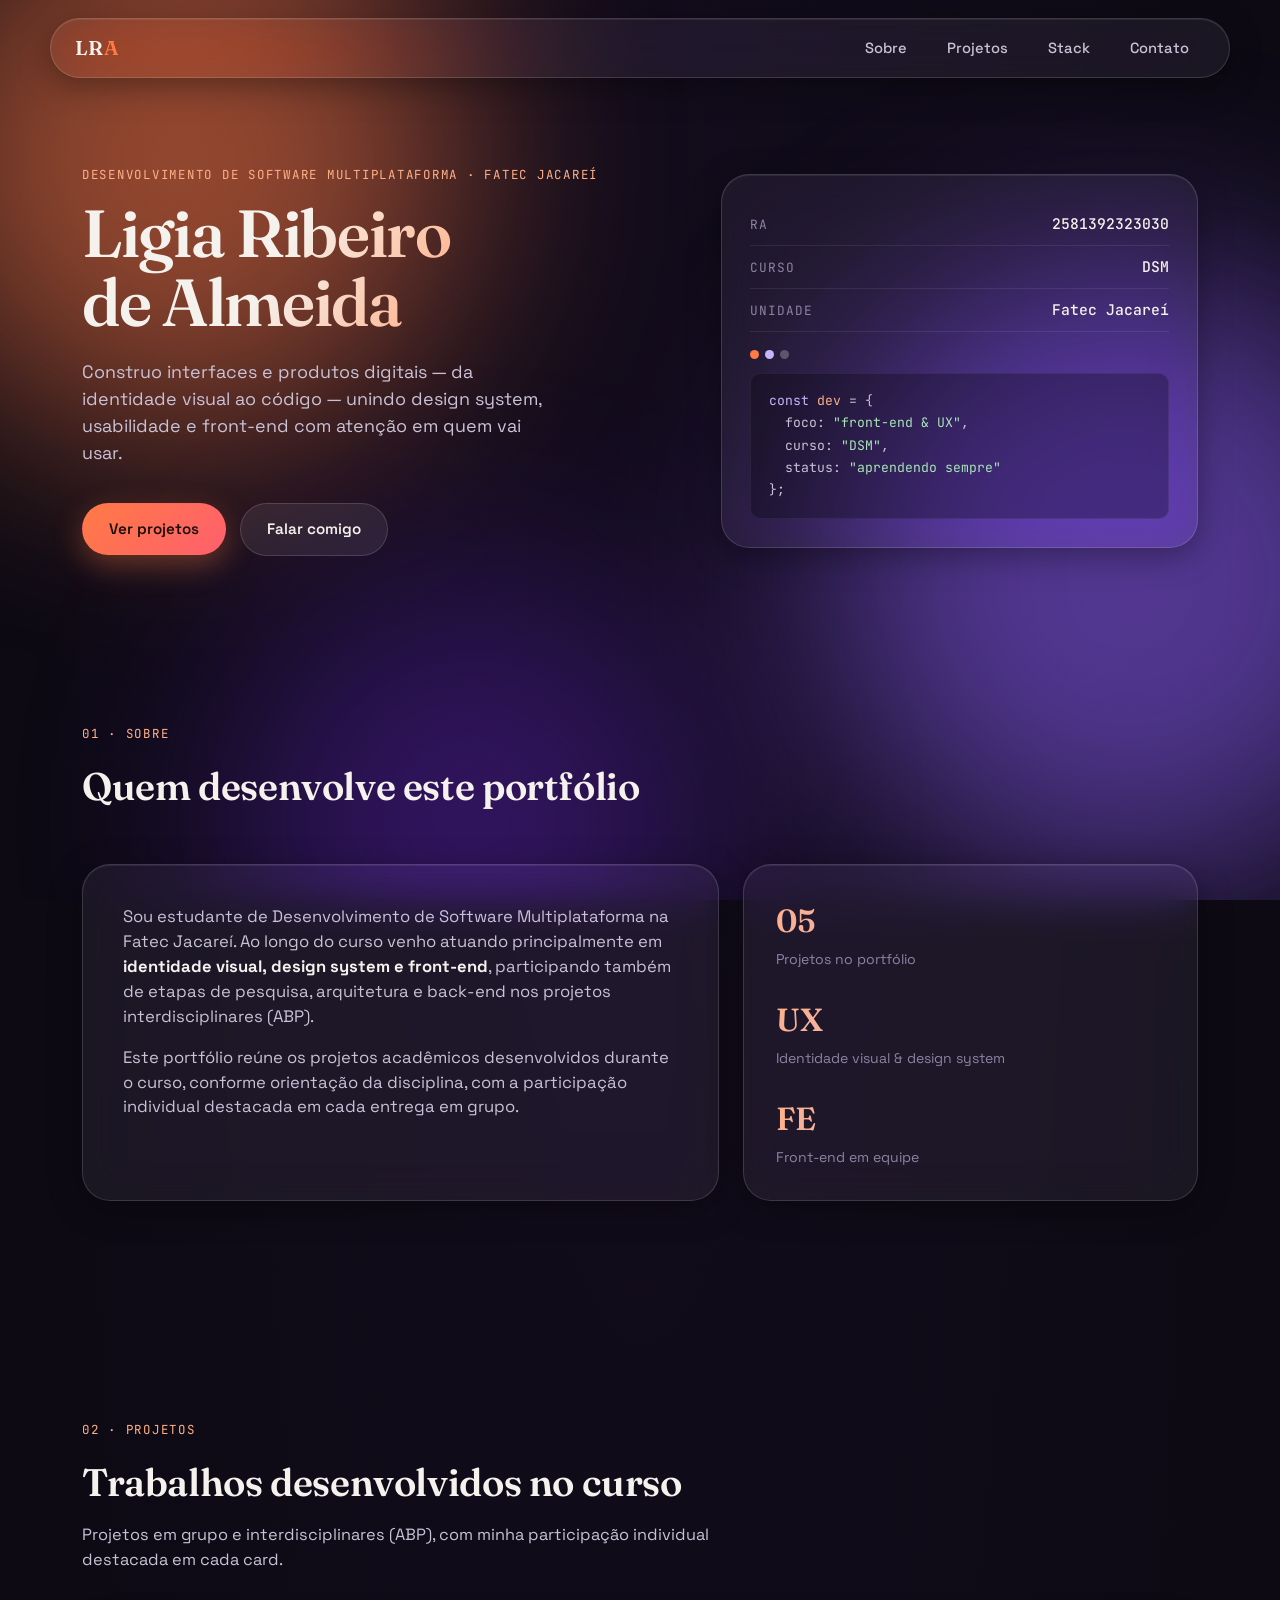
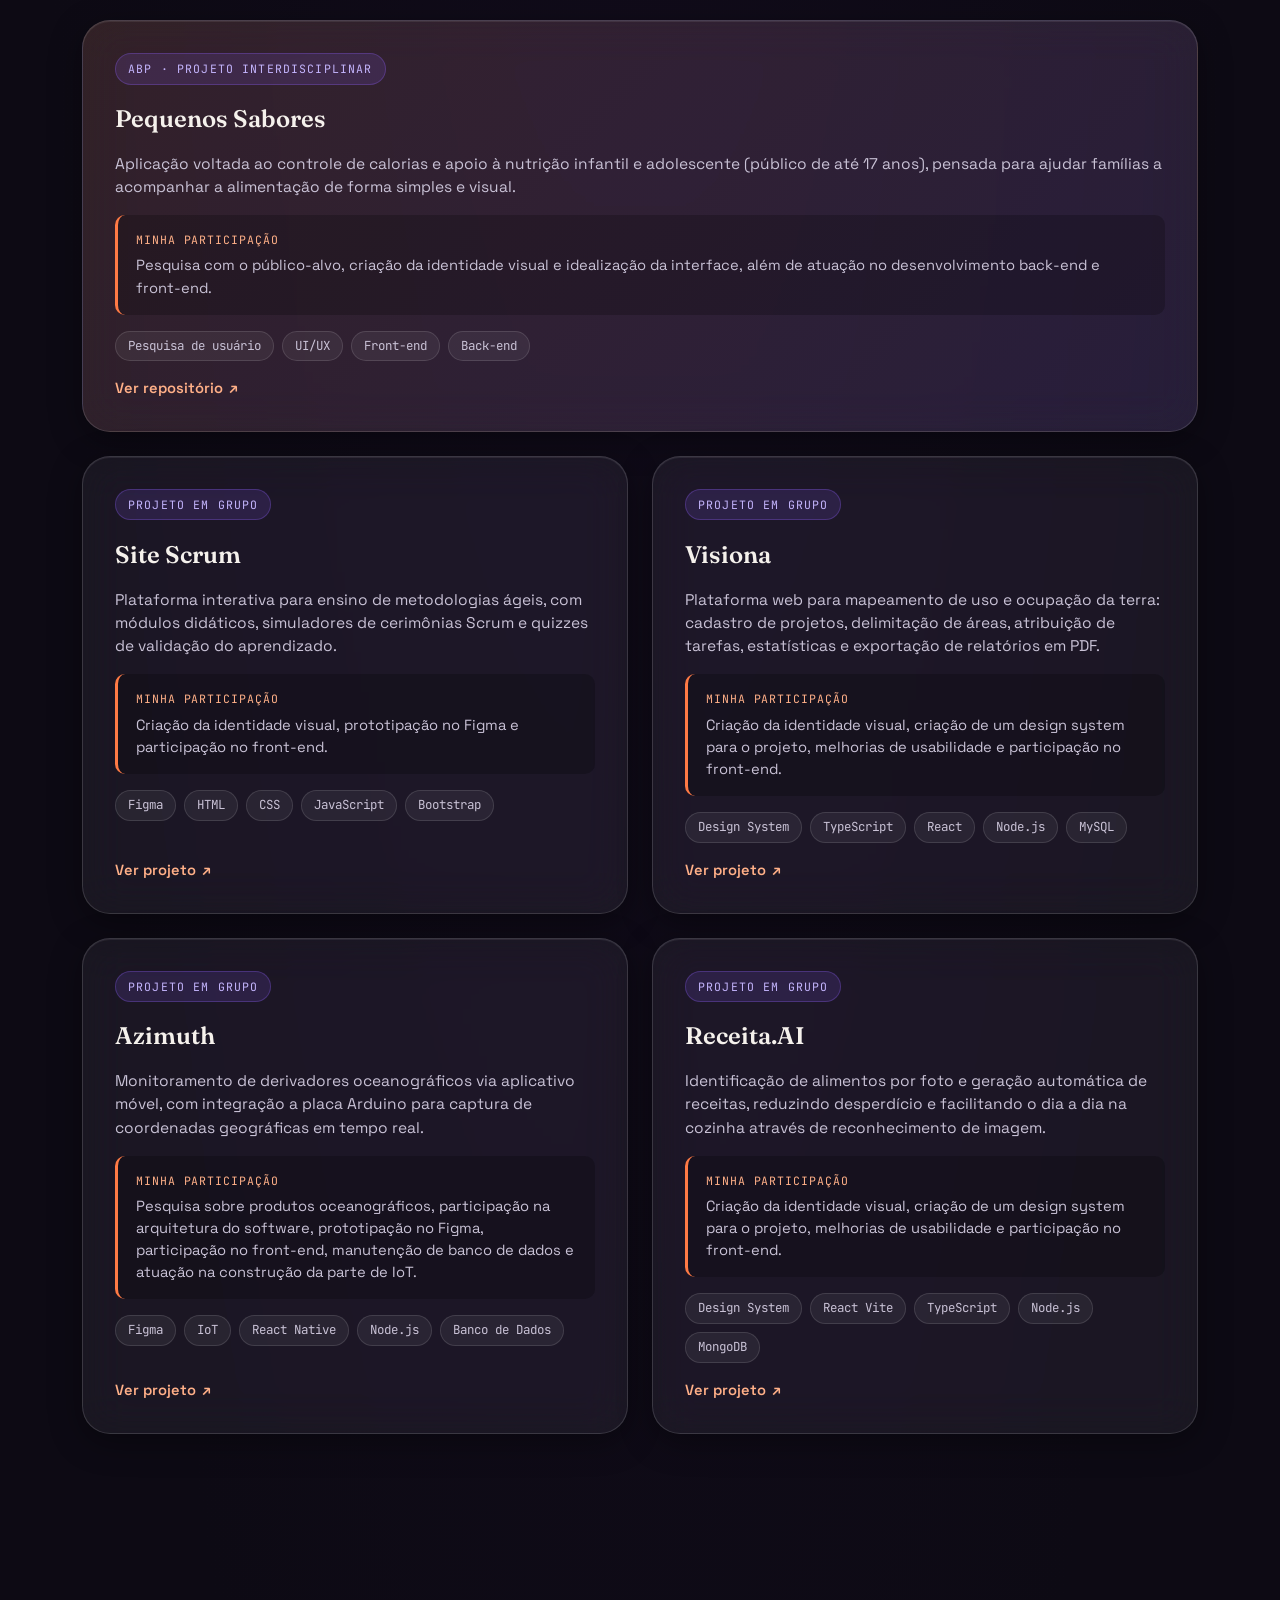
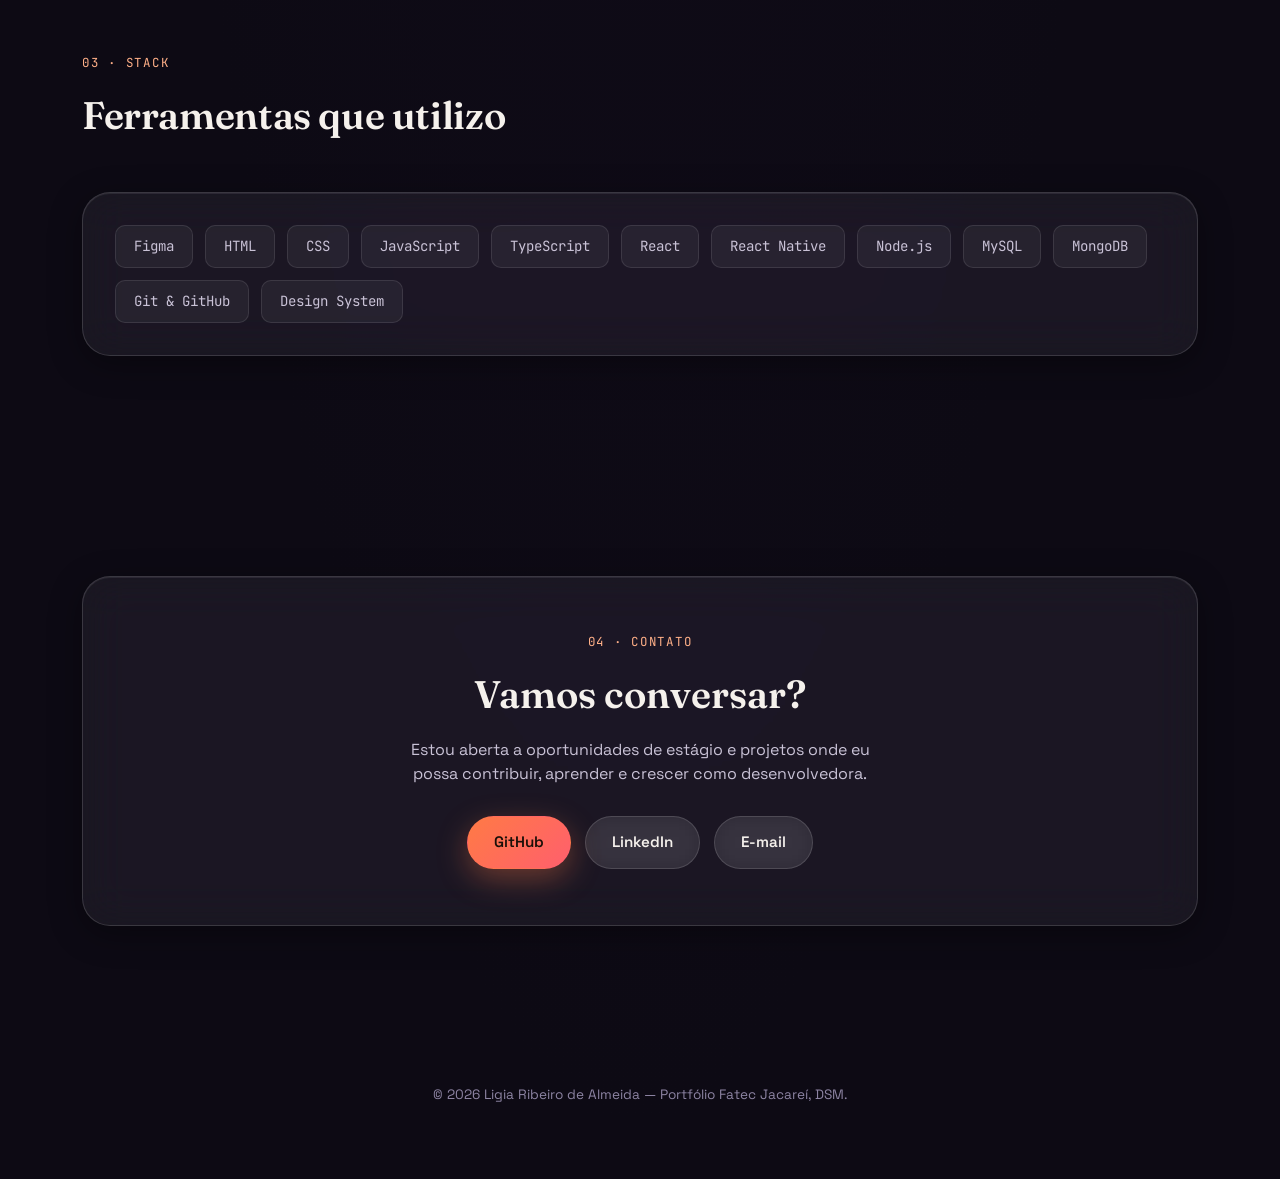
<file: index.html>
<!DOCTYPE html>
<html lang="pt-BR">
<head>
<meta charset="UTF-8">
<meta name="viewport" content="width=device-width, initial-scale=1.0">
<title>Ligia Ribeiro de Almeida · Portfólio</title>
<meta name="description" content="Portfólio de Ligia Ribeiro de Almeida — Desenvolvimento de Software Multiplataforma, Fatec Jacareí.">
<link rel="preconnect" href="https://fonts.googleapis.com">
<link rel="preconnect" href="https://fonts.gstatic.com" crossorigin>
<link href="https://fonts.googleapis.com/css2?family=Space+Grotesk:wght@400;500;600;700&family=Fraunces:ital,opsz,wght@0,9..144,400;0,9..144,500;0,9..144,600;1,9..144,500&family=JetBrains+Mono:wght@400;500&display=swap" rel="stylesheet">
<link rel="stylesheet" href="assets/css/style.css">
</head>
<body>

<div class="aurora" aria-hidden="true">
  <span class="blob blob--orange"></span>
  <span class="blob blob--purple"></span>
  <span class="blob blob--purple2"></span>
</div>

<a class="skip-link" href="#conteudo">Pular para o conteúdo</a>

<header class="nav-wrap">
  <nav class="nav glass" aria-label="Navegação principal">
    <a href="#topo" class="nav__brand">LR<span>A</span></a>
    <button class="nav__toggle" id="navToggle" aria-expanded="false" aria-controls="navMenu" aria-label="Abrir menu">
      <span></span><span></span><span></span>
    </button>
    <ul class="nav__menu" id="navMenu">
      <li><a href="#sobre">Sobre</a></li>
      <li><a href="#projetos">Projetos</a></li>
      <li><a href="#stack">Stack</a></li>
      <li><a href="#contato">Contato</a></li>
    </ul>
  </nav>
</header>

<main id="conteudo">

  <!-- HERO -->
  <section class="hero" id="topo">
    <div class="hero__content">
      <p class="eyebrow">Desenvolvimento de Software Multiplataforma · Fatec Jacareí</p>
      <h1 class="hero__title">
        Ligia Ribeiro<br>de Almeida
      </h1>
      <p class="hero__lede">
        Construo interfaces e produtos digitais — da identidade visual ao código —
        unindo design system, usabilidade e front-end com atenção em quem vai usar.
      </p>
      <div class="hero__actions">
        <a href="#projetos" class="btn btn--primary">Ver projetos</a>
        <a href="#contato" class="btn btn--ghost">Falar comigo</a>
      </div>
    </div>
    <div class="hero__panel glass" aria-hidden="true">
      <div class="panel__row"><span>RA</span><strong>2581392323030</strong></div>
      <div class="panel__row"><span>Curso</span><strong>DSM</strong></div>
      <div class="panel__row"><span>Unidade</span><strong>Fatec Jacareí</strong></div>
      <div class="panel__dots">
        <i></i><i></i><i></i>
      </div>
      <div class="panel__code">
        <span class="line"><span class="tok-kw">const</span> <span class="tok-var">dev</span> = {</span>
        <span class="line">  foco: <span class="tok-str">"front-end & UX"</span>,</span>
        <span class="line">  curso: <span class="tok-str">"DSM"</span>,</span>
        <span class="line">  status: <span class="tok-str">"aprendendo sempre"</span></span>
        <span class="line">};</span>
      </div>
    </div>
  </section>

  <!-- SOBRE -->
  <section class="sobre" id="sobre">
    <div class="section-head">
      <p class="eyebrow">01 · Sobre</p>
      <h2>Quem desenvolve este portfólio</h2>
    </div>
    <div class="sobre__grid">
      <div class="glass sobre__card">
        <p>
          Sou estudante de Desenvolvimento de Software Multiplataforma na Fatec Jacareí.
          Ao longo do curso venho atuando principalmente em <strong>identidade visual,
          design system e front-end</strong>, participando também de etapas de pesquisa,
          arquitetura e back-end nos projetos interdisciplinares (ABP).
        </p>
        <p>
          Este portfólio reúne os projetos acadêmicos desenvolvidos durante o curso,
          conforme orientação da disciplina, com a participação individual destacada
          em cada entrega em grupo.
        </p>
      </div>
      <div class="glass sobre__highlights">
        <div class="hl">
          <span class="hl__num">05</span>
          <span class="hl__label">Projetos no portfólio</span>
        </div>
        <div class="hl">
          <span class="hl__num">UX</span>
          <span class="hl__label">Identidade visual &amp; design system</span>
        </div>
        <div class="hl">
          <span class="hl__num">FE</span>
          <span class="hl__label">Front-end em equipe</span>
        </div>
      </div>
    </div>
  </section>

  <!-- PROJETOS -->
  <section class="projetos" id="projetos">
    <div class="section-head">
      <p class="eyebrow">02 · Projetos</p>
      <h2>Trabalhos desenvolvidos no curso</h2>
      <p class="section-sub">Projetos em grupo e interdisciplinares (ABP), com minha participação individual destacada em cada card.</p>
    </div>

    <div class="projetos__grid">

      <!-- Pequenos Sabores -->
      <article class="card glass card--feature">
        <div class="card__tag">ABP · Projeto Interdisciplinar</div>
        <h3>Pequenos Sabores</h3>
        <p class="card__desc">
          Aplicação voltada ao controle de calorias e apoio à nutrição infantil
          e adolescente (público de até 17 anos), pensada para ajudar famílias
          a acompanhar a alimentação de forma simples e visual.
        </p>
        <div class="card__role">
          <span class="card__role-label">Minha participação</span>
          <p>Pesquisa com o público-alvo, criação da identidade visual e idealização
          da interface, além de atuação no desenvolvimento back-end e front-end.</p>
        </div>
        <div class="chips">
          <span class="chip">Pesquisa de usuário</span>
          <span class="chip">UI/UX</span>
          <span class="chip">Front-end</span>
          <span class="chip">Back-end</span>
        </div>
        <a href="https://github.com/4TechForce/ABP-3DSM-2024" target="_blank" rel="noopener" class="card__link">
          Ver repositório <span aria-hidden="true">↗</span>
        </a>
      </article>

      <!-- Site Scrum -->
      <article class="card glass">
        <div class="card__tag">Projeto em grupo</div>
        <h3>Site Scrum</h3>
        <p class="card__desc">
          Plataforma interativa para ensino de metodologias ágeis, com módulos
          didáticos, simuladores de cerimônias Scrum e quizzes de validação
          do aprendizado.
        </p>
        <div class="card__role">
          <span class="card__role-label">Minha participação</span>
          <p>Criação da identidade visual, prototipação no Figma e participação no front-end.</p>
        </div>
        <div class="chips">
          <span class="chip">Figma</span>
          <span class="chip">HTML</span>
          <span class="chip">CSS</span>
          <span class="chip">JavaScript</span>
          <span class="chip">Bootstrap</span>
        </div>
        <a href="https://cguilhermec.github.io/portfolio/src/pages/SiteScrum.html" target="_blank" rel="noopener" class="card__link">
          Ver projeto <span aria-hidden="true">↗</span>
        </a>
      </article>

      <!-- Visiona -->
      <article class="card glass">
        <div class="card__tag">Projeto em grupo</div>
        <h3>Visiona</h3>
        <p class="card__desc">
          Plataforma web para mapeamento de uso e ocupação da terra: cadastro
          de projetos, delimitação de áreas, atribuição de tarefas, estatísticas
          e exportação de relatórios em PDF.
        </p>
        <div class="card__role">
          <span class="card__role-label">Minha participação</span>
          <p>Criação da identidade visual, criação de um design system para o projeto,
          melhorias de usabilidade e participação no front-end.</p>
        </div>
        <div class="chips">
          <span class="chip">Design System</span>
          <span class="chip">TypeScript</span>
          <span class="chip">React</span>
          <span class="chip">Node.js</span>
          <span class="chip">MySQL</span>
        </div>
        <a href="https://cguilhermec.github.io/portfolio/src/pages/Visiona.html" target="_blank" rel="noopener" class="card__link">
          Ver projeto <span aria-hidden="true">↗</span>
        </a>
      </article>

      <!-- Azimuth -->
      <article class="card glass">
        <div class="card__tag">Projeto em grupo</div>
        <h3>Azimuth</h3>
        <p class="card__desc">
          Monitoramento de derivadores oceanográficos via aplicativo móvel, com
          integração a placa Arduino para captura de coordenadas geográficas
          em tempo real.
        </p>
        <div class="card__role">
          <span class="card__role-label">Minha participação</span>
          <p>Pesquisa sobre produtos oceanográficos, participação na arquitetura do
          software, prototipação no Figma, participação no front-end, manutenção
          de banco de dados e atuação na construção da parte de IoT.</p>
        </div>
        <div class="chips">
          <span class="chip">Figma</span>
          <span class="chip">IoT</span>
          <span class="chip">React Native</span>
          <span class="chip">Node.js</span>
          <span class="chip">Banco de Dados</span>
        </div>
        <a href="https://cguilhermec.github.io/portfolio/src/pages/Azimuth.html" target="_blank" rel="noopener" class="card__link">
          Ver projeto <span aria-hidden="true">↗</span>
        </a>
      </article>

      <!-- Receita.AI -->
      <article class="card glass">
        <div class="card__tag">Projeto em grupo</div>
        <h3>Receita.AI</h3>
        <p class="card__desc">
          Identificação de alimentos por foto e geração automática de receitas,
          reduzindo desperdício e facilitando o dia a dia na cozinha através
          de reconhecimento de imagem.
        </p>
        <div class="card__role">
          <span class="card__role-label">Minha participação</span>
          <p>Criação da identidade visual, criação de um design system para o projeto,
          melhorias de usabilidade e participação no front-end.</p>
        </div>
        <div class="chips">
          <span class="chip">Design System</span>
          <span class="chip">React Vite</span>
          <span class="chip">TypeScript</span>
          <span class="chip">Node.js</span>
          <span class="chip">MongoDB</span>
        </div>
        <a href="https://cguilhermec.github.io/portfolio/src/pages/ReceitasIA.html" target="_blank" rel="noopener" class="card__link">
          Ver projeto <span aria-hidden="true">↗</span>
        </a>
      </article>

    </div>
  </section>

  <!-- STACK -->
  <section class="stack" id="stack">
    <div class="section-head">
      <p class="eyebrow">03 · Stack</p>
      <h2>Ferramentas que utilizo</h2>
    </div>
    <ul class="stack__list glass">
      <li>Figma</li>
      <li>HTML</li>
      <li>CSS</li>
      <li>JavaScript</li>
      <li>TypeScript</li>
      <li>React</li>
      <li>React Native</li>
      <li>Node.js</li>
      <li>MySQL</li>
      <li>MongoDB</li>
      <li>Git &amp; GitHub</li>
      <li>Design System</li>
    </ul>
  </section>

  <!-- CONTATO -->
  <section class="contato" id="contato">
    <div class="glass contato__card">
      <p class="eyebrow">04 · Contato</p>
      <h2>Vamos conversar?</h2>
      <p class="contato__lede">
        Estou aberta a oportunidades de estágio e projetos onde eu possa
        contribuir, aprender e crescer como desenvolvedora.
      </p>
      <div class="contato__links">
        <a href="https://github.com/fatec-jacarei-dsm-portfolio" target="_blank" rel="noopener" class="btn btn--primary">GitHub</a>
        <a href="#" class="btn btn--ghost" id="linkedinLink">LinkedIn</a>
        <a href="#" class="btn btn--ghost" id="emailLink">E-mail</a>
      </div>
    </div>
  </section>

</main>

<footer class="footer">
  <p>© <span id="ano"></span> Ligia Ribeiro de Almeida — Portfólio Fatec Jacareí, DSM.</p>
</footer>

<script src="assets/js/main.js"></script>
</body>
</html>
</file>
<file: assets/css/style.css>
/* ===========================================================
   TOKENS
   =========================================================== */
:root {
  /* Cor base — fundo profundo, quase preto-arroxeado */
  --bg-base: #0d0a14;
  --bg-base-2: #120c1c;

  /* Acentos */
  --orange: #ff7a45;
  --orange-soft: #ffb088;
  --purple: #8b5cf6;
  --purple-deep: #5b21b6;
  --purple-soft: #c4b5fd;

  /* Texto */
  --text-high: #f5f1ec;
  --text-mid: #c9c2d6;
  --text-low: #8d84a3;

  /* Vidro */
  --glass-bg: rgba(255, 255, 255, 0.055);
  --glass-bg-strong: rgba(255, 255, 255, 0.08);
  --glass-border: rgba(255, 255, 255, 0.14);
  --glass-shadow: 0 8px 32px rgba(0, 0, 0, 0.35);

  /* Tipografia */
  --font-display: "Fraunces", serif;
  --font-body: "Space Grotesk", sans-serif;
  --font-mono: "JetBrains Mono", monospace;

  --radius-lg: 28px;
  --radius-md: 18px;
  --radius-sm: 10px;
}

* { box-sizing: border-box; }

html {
  scroll-behavior: smooth;
}

@media (prefers-reduced-motion: reduce) {
  html { scroll-behavior: auto; }
  * { animation-duration: 0.01ms !important; animation-iteration-count: 1 !important; transition-duration: 0.01ms !important; }
}

body {
  margin: 0;
  background: radial-gradient(ellipse at top, var(--bg-base-2), var(--bg-base) 70%);
  color: var(--text-high);
  font-family: var(--font-body);
  line-height: 1.5;
  min-height: 100vh;
  overflow-x: hidden;
}

img { max-width: 100%; display: block; }

a { color: inherit; text-decoration: none; }

.skip-link {
  position: absolute;
  left: -9999px;
  top: 0;
  background: var(--orange);
  color: #1a1020;
  padding: 12px 20px;
  border-radius: var(--radius-sm);
  z-index: 999;
  font-weight: 600;
}
.skip-link:focus {
  left: 16px;
  top: 16px;
}

:focus-visible {
  outline: 2px solid var(--orange-soft);
  outline-offset: 3px;
  border-radius: 6px;
}

/* ===========================================================
   AURORA BACKGROUND — fonte de luz por trás do vidro
   =========================================================== */
.aurora {
  position: fixed;
  inset: 0;
  z-index: -1;
  overflow: hidden;
  pointer-events: none;
}

.blob {
  position: absolute;
  border-radius: 50%;
  filter: blur(110px);
  opacity: 0.55;
}

.blob--orange {
  width: 560px;
  height: 560px;
  background: var(--orange);
  top: -120px;
  left: -100px;
  animation: drift1 22s ease-in-out infinite alternate;
}

.blob--purple {
  width: 620px;
  height: 620px;
  background: var(--purple);
  top: 30%;
  right: -160px;
  animation: drift2 26s ease-in-out infinite alternate;
}

.blob--purple2 {
  width: 480px;
  height: 480px;
  background: var(--purple-deep);
  bottom: -160px;
  left: 18%;
  opacity: 0.45;
  animation: drift3 30s ease-in-out infinite alternate;
}

@keyframes drift1 {
  to { transform: translate(60px, 80px) scale(1.08); }
}
@keyframes drift2 {
  to { transform: translate(-50px, 60px) scale(1.05); }
}
@keyframes drift3 {
  to { transform: translate(40px, -50px) scale(1.1); }
}

/* ===========================================================
   GLASS — material base
   =========================================================== */
.glass {
  background: var(--glass-bg);
  border: 1px solid var(--glass-border);
  border-radius: var(--radius-lg);
  backdrop-filter: blur(22px) saturate(140%);
  -webkit-backdrop-filter: blur(22px) saturate(140%);
  box-shadow: var(--glass-shadow), inset 0 1px 0 rgba(255,255,255,0.08);
}

/* ===========================================================
   LAYOUT WRAPPERS
   =========================================================== */
section {
  max-width: 1180px;
  margin: 0 auto;
  padding: 110px 32px;
}

.section-head { margin-bottom: 48px; max-width: 640px; }

.eyebrow {
  font-family: var(--font-mono);
  font-size: 0.78rem;
  letter-spacing: 0.14em;
  text-transform: uppercase;
  color: var(--orange-soft);
  margin: 0 0 14px;
}

.section-head h2 {
  font-family: var(--font-display);
  font-weight: 600;
  font-size: clamp(1.8rem, 3vw, 2.6rem);
  margin: 0 0 12px;
  letter-spacing: -0.01em;
}

.section-sub {
  color: var(--text-mid);
  margin: 0;
  font-size: 1.02rem;
}

/* ===========================================================
   NAV
   =========================================================== */
.nav-wrap {
  position: sticky;
  top: 0;
  z-index: 50;
  padding: 18px 24px 0;
}

.nav {
  max-width: 1180px;
  margin: 0 auto;
  display: flex;
  align-items: center;
  justify-content: space-between;
  padding: 14px 24px;
  border-radius: 999px;
}

.nav__brand {
  font-family: var(--font-display);
  font-weight: 600;
  font-size: 1.25rem;
  letter-spacing: 0.02em;
}
.nav__brand span { color: var(--orange); }

.nav__menu {
  list-style: none;
  display: flex;
  gap: 8px;
  margin: 0;
  padding: 0;
}

.nav__menu a {
  font-size: 0.92rem;
  font-weight: 500;
  color: var(--text-mid);
  padding: 9px 16px;
  border-radius: 999px;
  transition: color 0.2s ease, background 0.2s ease;
}

.nav__menu a:hover {
  color: var(--text-high);
  background: rgba(255,255,255,0.07);
}

.nav__toggle {
  display: none;
  flex-direction: column;
  gap: 5px;
  background: none;
  border: none;
  cursor: pointer;
  padding: 6px;
}
.nav__toggle span {
  width: 22px;
  height: 2px;
  background: var(--text-high);
  border-radius: 2px;
  transition: transform 0.25s ease, opacity 0.25s ease;
}

/* ===========================================================
   HERO
   =========================================================== */
.hero {
  display: grid;
  grid-template-columns: 1.1fr 0.9fr;
  gap: 56px;
  align-items: center;
  padding-top: 88px;
  padding-bottom: 60px;
}

.eyebrow + .hero__title { margin-top: 0; }

.hero__title {
  font-family: var(--font-display);
  font-weight: 600;
  font-size: clamp(2.6rem, 5.2vw, 4.4rem);
  line-height: 1.04;
  margin: 0 0 22px;
  letter-spacing: -0.02em;
  background: linear-gradient(120deg, var(--text-high) 35%, var(--orange-soft) 65%, var(--purple-soft) 100%);
  -webkit-background-clip: text;
  background-clip: text;
  color: transparent;
}

.hero__lede {
  font-size: 1.12rem;
  color: var(--text-mid);
  max-width: 480px;
  margin: 0 0 36px;
}

.hero__actions {
  display: flex;
  gap: 14px;
  flex-wrap: wrap;
}

.btn {
  display: inline-flex;
  align-items: center;
  gap: 6px;
  font-family: var(--font-body);
  font-weight: 600;
  font-size: 0.95rem;
  padding: 14px 26px;
  border-radius: 999px;
  transition: transform 0.2s ease, box-shadow 0.2s ease, background 0.2s ease;
  cursor: pointer;
  border: 1px solid transparent;
}

.btn--primary {
  background: linear-gradient(135deg, var(--orange), #ff5f6d);
  color: #1a0f08;
  box-shadow: 0 10px 30px rgba(255, 122, 69, 0.35);
}
.btn--primary:hover {
  transform: translateY(-2px);
  box-shadow: 0 14px 36px rgba(255, 122, 69, 0.45);
}

.btn--ghost {
  background: var(--glass-bg-strong);
  border: 1px solid var(--glass-border);
  color: var(--text-high);
  backdrop-filter: blur(12px);
}
.btn--ghost:hover {
  transform: translateY(-2px);
  background: rgba(255,255,255,0.12);
}

/* Hero side panel */
.hero__panel {
  padding: 28px;
  position: relative;
}

.panel__row {
  display: flex;
  justify-content: space-between;
  align-items: baseline;
  padding: 10px 0;
  border-bottom: 1px solid rgba(255,255,255,0.08);
  font-family: var(--font-mono);
}
.panel__row span {
  color: var(--text-low);
  font-size: 0.8rem;
  text-transform: uppercase;
  letter-spacing: 0.08em;
}
.panel__row strong {
  color: var(--text-high);
  font-weight: 500;
  font-size: 0.92rem;
}

.panel__dots {
  display: flex;
  gap: 6px;
  margin: 18px 0 14px;
}
.panel__dots i {
  width: 9px;
  height: 9px;
  border-radius: 50%;
  display: block;
}
.panel__dots i:nth-child(1) { background: var(--orange); }
.panel__dots i:nth-child(2) { background: var(--purple-soft); }
.panel__dots i:nth-child(3) { background: rgba(255,255,255,0.25); }

.panel__code {
  background: rgba(0,0,0,0.28);
  border-radius: var(--radius-sm);
  padding: 16px 18px;
  font-family: var(--font-mono);
  font-size: 0.82rem;
  line-height: 1.7;
  border: 1px solid rgba(255,255,255,0.06);
}
.panel__code .line { display: block; white-space: pre; color: var(--text-mid); }
.tok-kw { color: var(--purple-soft); }
.tok-var { color: var(--orange-soft); }
.tok-str { color: #a8e6b8; }

/* ===========================================================
   SOBRE
   =========================================================== */
.sobre__grid {
  display: grid;
  grid-template-columns: 1.4fr 1fr;
  gap: 24px;
}

.sobre__card {
  padding: 40px;
  font-size: 1.04rem;
  color: var(--text-mid);
}
.sobre__card p { margin: 0 0 16px; }
.sobre__card p:last-child { margin-bottom: 0; }
.sobre__card strong { color: var(--text-high); }

.sobre__highlights {
  padding: 32px;
  display: flex;
  flex-direction: column;
  justify-content: center;
  gap: 26px;
}

.hl { display: flex; flex-direction: column; gap: 4px; }
.hl__num {
  font-family: var(--font-display);
  font-size: 2rem;
  font-weight: 600;
  background: linear-gradient(135deg, var(--orange-soft), var(--purple-soft));
  -webkit-background-clip: text;
  background-clip: text;
  color: transparent;
}
.hl__label {
  font-size: 0.88rem;
  color: var(--text-low);
}

/* ===========================================================
   PROJETOS
   =========================================================== */
.projetos__grid {
  display: grid;
  grid-template-columns: repeat(2, 1fr);
  gap: 24px;
}

.card {
  padding: 32px;
  display: flex;
  flex-direction: column;
  gap: 16px;
  transition: transform 0.3s ease, box-shadow 0.3s ease, border-color 0.3s ease;
}

.card:hover {
  transform: translateY(-4px);
  border-color: rgba(255,255,255,0.26);
}

.card--feature {
  grid-column: 1 / -1;
  background: linear-gradient(135deg, rgba(255,122,69,0.10), rgba(139,92,246,0.10)), var(--glass-bg);
}

.card__tag {
  font-family: var(--font-mono);
  font-size: 0.72rem;
  text-transform: uppercase;
  letter-spacing: 0.1em;
  color: var(--purple-soft);
  width: fit-content;
  padding: 6px 12px;
  border-radius: 999px;
  background: rgba(139, 92, 246, 0.15);
  border: 1px solid rgba(139, 92, 246, 0.3);
}

.card h3 {
  font-family: var(--font-display);
  font-size: 1.5rem;
  font-weight: 600;
  margin: 0;
}

.card__desc {
  color: var(--text-mid);
  margin: 0;
  font-size: 0.97rem;
}

.card__role {
  background: rgba(0,0,0,0.22);
  border-radius: var(--radius-sm);
  padding: 16px 18px;
  border-left: 3px solid var(--orange);
}
.card__role-label {
  display: block;
  font-family: var(--font-mono);
  font-size: 0.72rem;
  text-transform: uppercase;
  letter-spacing: 0.08em;
  color: var(--orange-soft);
  margin-bottom: 6px;
}
.card__role p {
  margin: 0;
  font-size: 0.92rem;
  color: var(--text-mid);
}

.chips {
  display: flex;
  flex-wrap: wrap;
  gap: 8px;
}
.chip {
  font-size: 0.78rem;
  font-family: var(--font-mono);
  padding: 5px 12px;
  border-radius: 999px;
  background: rgba(255,255,255,0.06);
  border: 1px solid rgba(255,255,255,0.12);
  color: var(--text-mid);
}

.card__link {
  margin-top: auto;
  font-weight: 600;
  font-size: 0.92rem;
  color: var(--orange-soft);
  display: inline-flex;
  align-items: center;
  gap: 6px;
  width: fit-content;
  transition: gap 0.2s ease;
}
.card__link:hover { gap: 10px; color: var(--orange); }

/* ===========================================================
   STACK
   =========================================================== */
.stack__list {
  list-style: none;
  display: flex;
  flex-wrap: wrap;
  gap: 12px;
  padding: 32px;
  margin: 0;
}
.stack__list li {
  font-family: var(--font-mono);
  font-size: 0.88rem;
  padding: 10px 18px;
  border-radius: var(--radius-sm);
  background: rgba(255,255,255,0.05);
  border: 1px solid rgba(255,255,255,0.1);
  color: var(--text-mid);
  transition: color 0.2s ease, border-color 0.2s ease, transform 0.2s ease;
}
.stack__list li:hover {
  color: var(--text-high);
  border-color: var(--orange);
  transform: translateY(-2px);
}

/* ===========================================================
   CONTATO
   =========================================================== */
.contato__card {
  padding: 56px;
  text-align: center;
  display: flex;
  flex-direction: column;
  align-items: center;
}
.contato__card .eyebrow { margin: 0 0 14px; }
.contato__card h2 {
  font-family: var(--font-display);
  font-size: clamp(1.8rem, 3vw, 2.4rem);
  font-weight: 600;
  margin: 0 0 14px;
}
.contato__lede {
  color: var(--text-mid);
  max-width: 480px;
  margin: 0 0 30px;
}
.contato__links {
  display: flex;
  gap: 14px;
  flex-wrap: wrap;
  justify-content: center;
}

/* ===========================================================
   FOOTER
   =========================================================== */
.footer {
  text-align: center;
  padding: 36px 24px 60px;
  color: var(--text-low);
  font-size: 0.85rem;
}

/* ===========================================================
   RESPONSIVE
   =========================================================== */
@media (max-width: 900px) {
  .hero { grid-template-columns: 1fr; padding-top: 56px; }
  .sobre__grid { grid-template-columns: 1fr; }
  .projetos__grid { grid-template-columns: 1fr; }
  .card--feature { grid-column: auto; }
}

@media (max-width: 720px) {
  section { padding: 72px 20px; }

  .nav__toggle { display: flex; }

  .nav__menu {
    position: absolute;
    top: calc(100% + 10px);
    left: 0;
    right: 0;
    flex-direction: column;
    background: rgba(13, 10, 20, 0.92);
    backdrop-filter: blur(20px);
    border: 1px solid var(--glass-border);
    border-radius: var(--radius-md);
    padding: 12px;
    gap: 4px;
    display: none;
  }
  .nav__menu.is-open { display: flex; }
  .nav__menu a { display: block; padding: 12px 16px; }

  .hero__title { font-size: 2.4rem; }
  .hero__panel { order: -1; }
}
</file>
